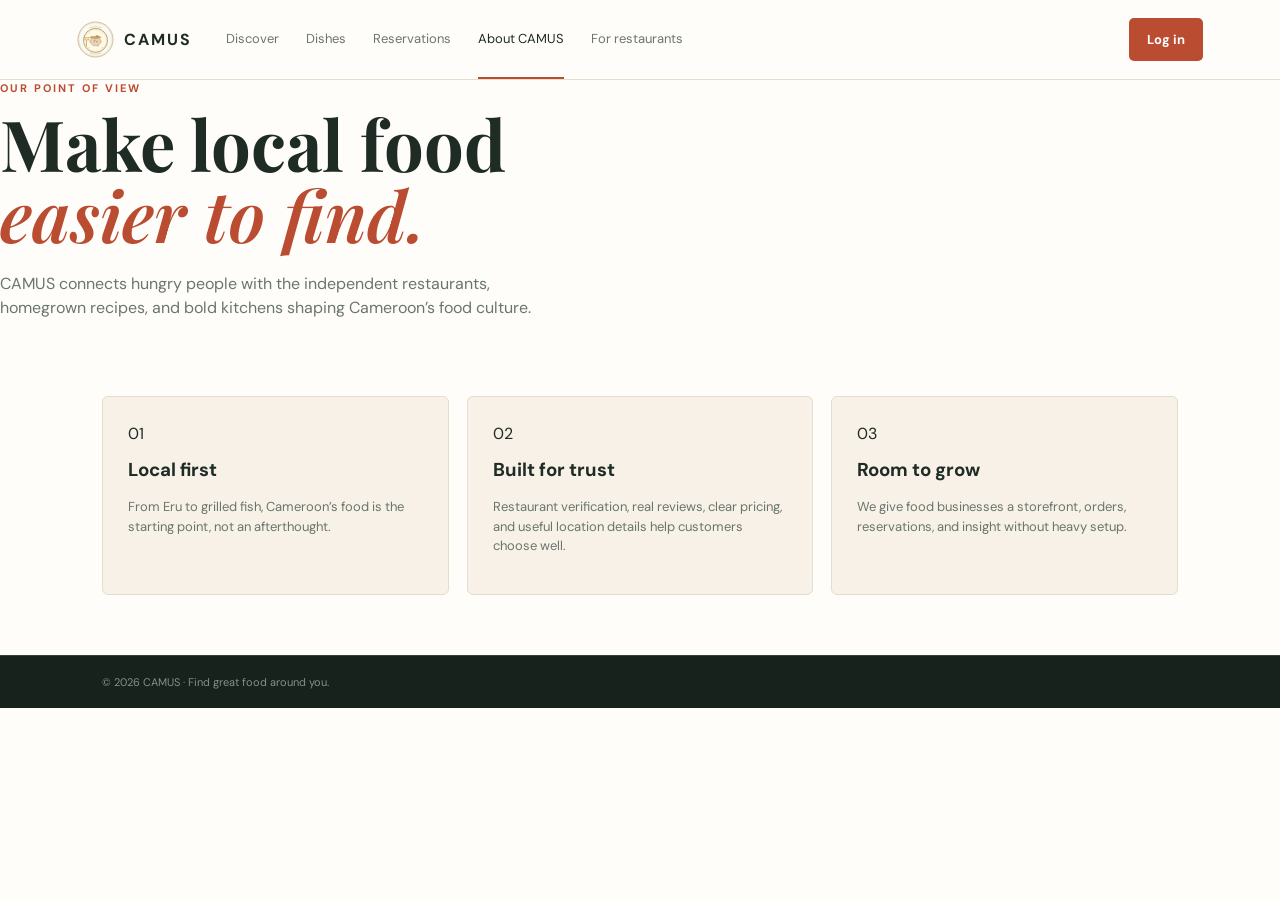
<file: about.html>
<!doctype html><html lang="en"><head><meta charset="UTF-8"><meta name="viewport" content="width=device-width,initial-scale=1"><title>About CAMUS</title><link rel="stylesheet" href="style.css"></head><body><main class="site-shell"><header class="site-header"><a class="brand" href="index.html"><img src="logo.svg" alt="CAMUS"><span>CAMUS</span></a><button class="mobile-menu" id="menuButton">☰</button><nav class="main-nav" id="mainNav"><a href="index.html">Discover</a><a href="menu.html">Dishes</a><a href="reservations.html">Reservations</a><a class="active" href="about.html">About CAMUS</a><a href="restaurant.html">For restaurants</a></nav><a class="login-button" href="login.html">Log in</a></header><section class="page-hero"><span class="eyebrow">Our point of view</span><h1>Make local food<br><em>easier to find.</em></h1><p>CAMUS connects hungry people with the independent restaurants, homegrown recipes, and bold kitchens shaping Cameroon’s food culture.</p></section><section class="page-content"><div class="feature-grid"><article class="feature-card"><span>01</span><h3>Local first</h3><p>From Eru to grilled fish, Cameroon’s food is the starting point, not an afterthought.</p></article><article class="feature-card"><span>02</span><h3>Built for trust</h3><p>Restaurant verification, real reviews, clear pricing, and useful location details help customers choose well.</p></article><article class="feature-card"><span>03</span><h3>Room to grow</h3><p>We give food businesses a storefront, orders, reservations, and insight without heavy setup.</p></article></div></section><footer class="footer-bottom">© 2026 CAMUS · Find great food around you.</footer></main></body></html>
</file>
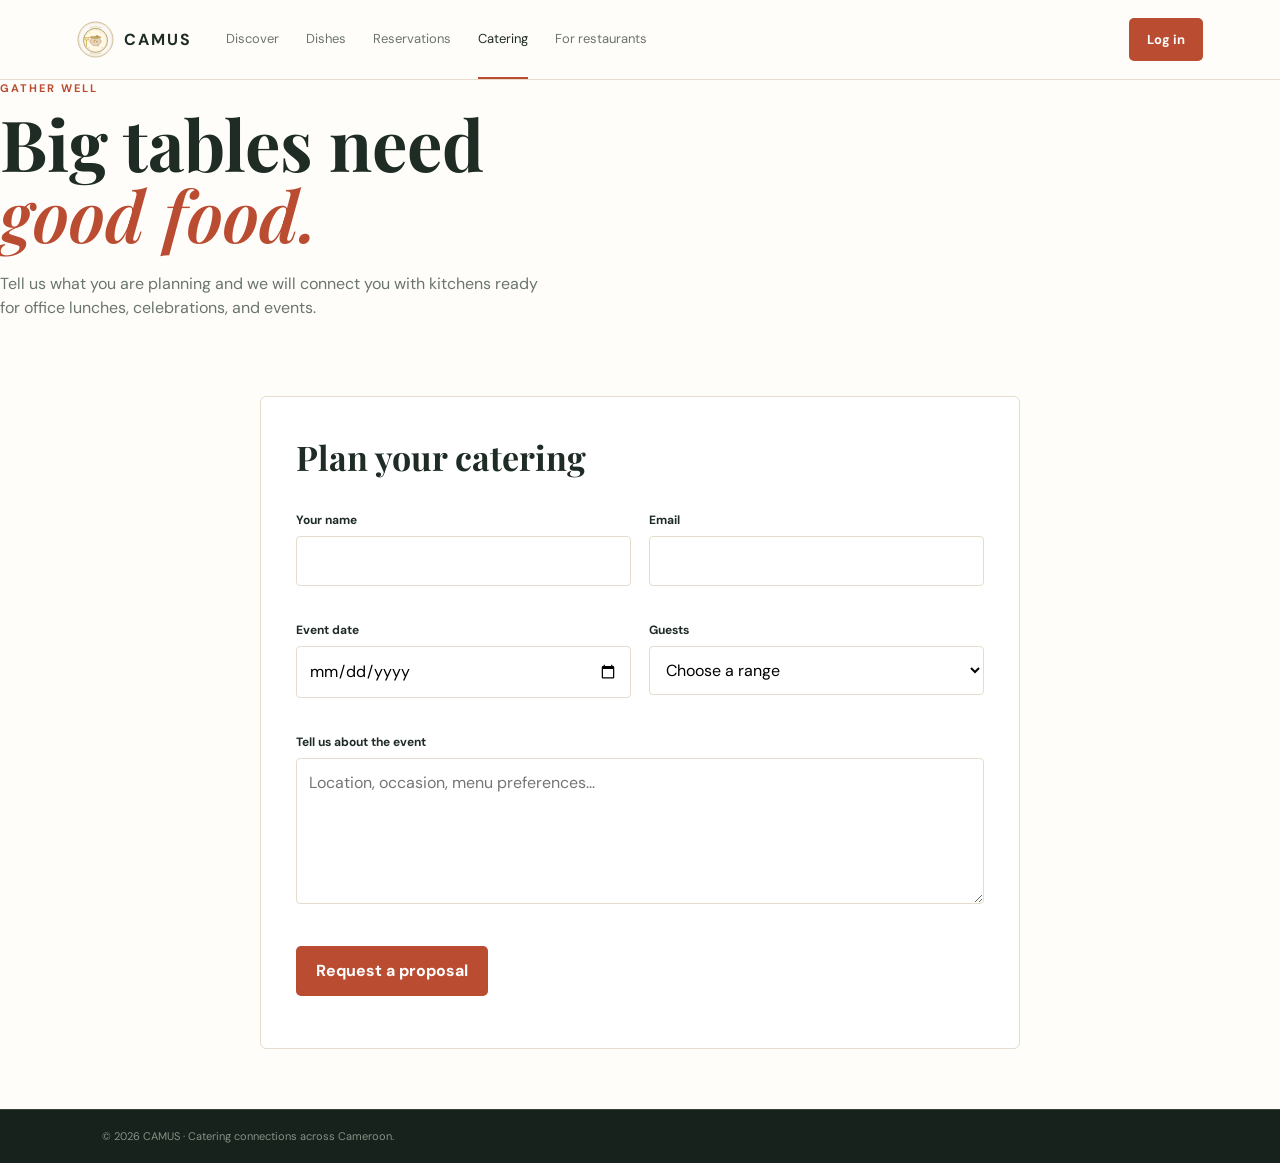
<file: catering.html>
<!doctype html><html lang="en"><head><meta charset="UTF-8"><meta name="viewport" content="width=device-width,initial-scale=1"><title>Catering | CAMUS</title><link rel="stylesheet" href="style.css"></head><body><main class="site-shell"><header class="site-header"><a class="brand" href="index.html"><img src="logo.svg" alt="CAMUS"><span>CAMUS</span></a><nav class="main-nav"><a href="index.html">Discover</a><a href="menu.html">Dishes</a><a href="reservations.html">Reservations</a><a class="active" href="catering.html">Catering</a><a href="restaurant.html">For restaurants</a></nav><a class="login-button" href="login.html">Log in</a></header><section class="page-hero"><span class="eyebrow">Gather well</span><h1>Big tables need<br><em>good food.</em></h1><p>Tell us what you are planning and we will connect you with kitchens ready for office lunches, celebrations, and events.</p></section><section class="page-content"><div class="form-shell"><h2>Plan your catering</h2><form id="cateringForm"><div class="form-grid"><div class="form-group"><label for="cateringName">Your name</label><input id="cateringName" required></div><div class="form-group"><label for="cateringEmail">Email</label><input id="cateringEmail" type="email" required></div><div class="form-group"><label for="cateringDate">Event date</label><input id="cateringDate" type="date" required></div><div class="form-group"><label for="cateringGuests">Guests</label><select id="cateringGuests" required><option value="">Choose a range</option><option>10-25</option><option>26-50</option><option>51-100</option><option>100+</option></select></div><div class="form-group full"><label for="cateringDetails">Tell us about the event</label><textarea id="cateringDetails" rows="5" placeholder="Location, occasion, menu preferences..."></textarea></div><div class="form-group full"><button class="submit-button" type="submit">Request a proposal</button></div></div></form></div></section><footer class="footer-bottom">© 2026 CAMUS · Catering connections across Cameroon.</footer></main><script src="js/app.js"></script></body></html>
</file>
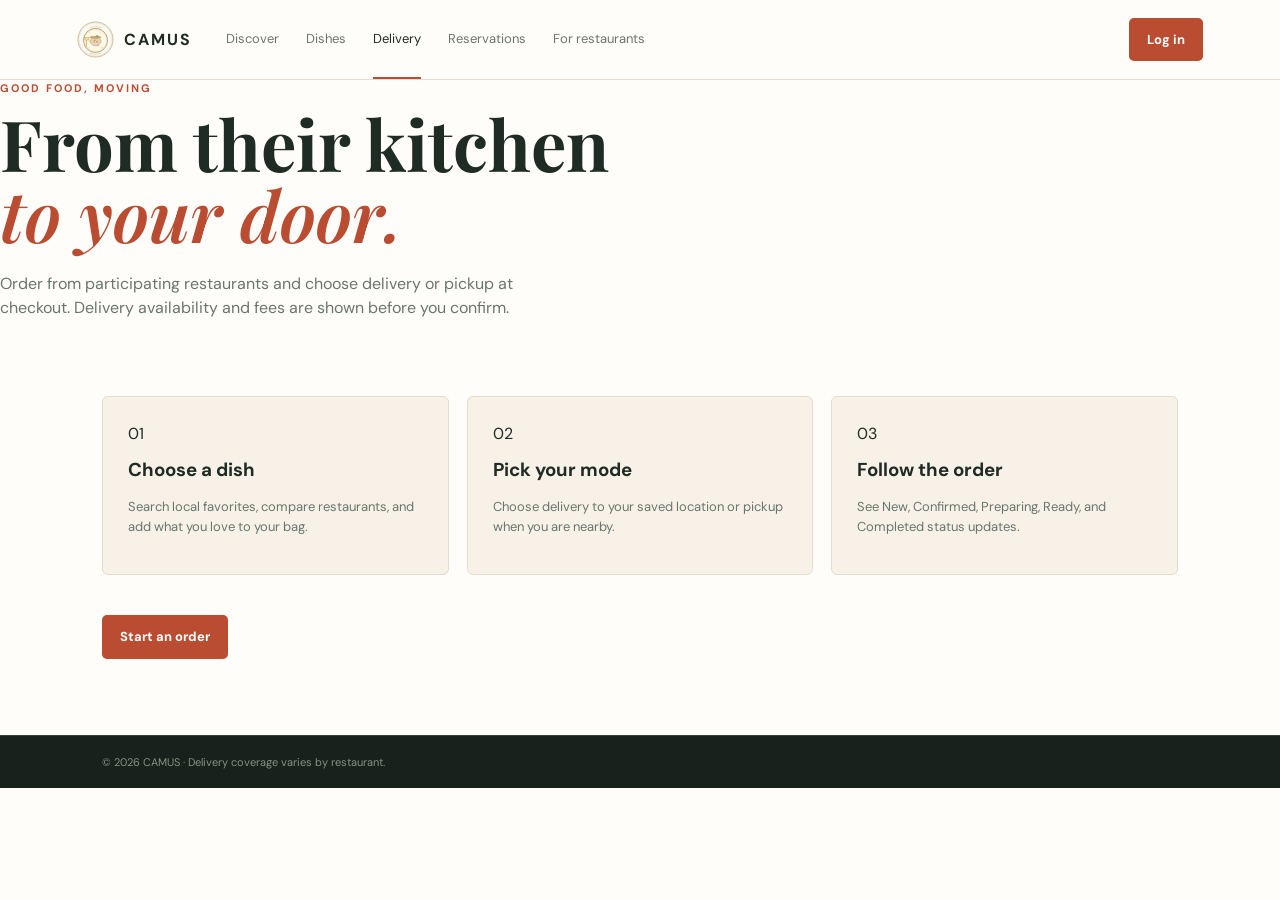
<file: deliveries.html>
<!doctype html><html lang="en"><head><meta charset="UTF-8"><meta name="viewport" content="width=device-width,initial-scale=1"><title>Delivery | CAMUS</title><link rel="stylesheet" href="style.css"></head><body><main class="site-shell"><header class="site-header"><a class="brand" href="index.html"><img src="logo.svg" alt="CAMUS"><span>CAMUS</span></a><nav class="main-nav"><a href="index.html">Discover</a><a href="menu.html">Dishes</a><a class="active" href="deliveries.html">Delivery</a><a href="reservations.html">Reservations</a><a href="restaurant.html">For restaurants</a></nav><a class="login-button" href="login.html">Log in</a></header><section class="page-hero"><span class="eyebrow">Good food, moving</span><h1>From their kitchen<br><em>to your door.</em></h1><p>Order from participating restaurants and choose delivery or pickup at checkout. Delivery availability and fees are shown before you confirm.</p></section><section class="page-content"><div class="feature-grid"><article class="feature-card"><span>01</span><h3>Choose a dish</h3><p>Search local favorites, compare restaurants, and add what you love to your bag.</p></article><article class="feature-card"><span>02</span><h3>Pick your mode</h3><p>Choose delivery to your saved location or pickup when you are nearby.</p></article><article class="feature-card"><span>03</span><h3>Follow the order</h3><p>See New, Confirmed, Preparing, Ready, and Completed status updates.</p></article></div><p style="margin-top:40px"><a class="primary-button" href="menu.html">Start an order</a></p></section><footer class="footer-bottom">© 2026 CAMUS · Delivery coverage varies by restaurant.</footer></main></body></html>
</file>
<file: style.css>
@import url('https://fonts.googleapis.com/css2?family=DM+Sans:wght@400;500;600;700&family=Playfair+Display:ital,wght@0,600;0,700;1,600;1,700&display=swap');
:root{--ink:#1f2c25;--muted:#69766d;--cream:#f7f1e7;--paper:#fffdf9;--red:#ba4c32;--yellow:#e3ba57;--line:#e5dccd;--green:#dce8d7}*{box-sizing:border-box}html{scroll-behavior:smooth}body{margin:0;color:var(--ink);font-family:'DM Sans',sans-serif;background:var(--cream);line-height:1.5}a{text-decoration:none;color:inherit}button,input,select,textarea{font:inherit}.site-shell{max-width:1440px;margin:auto;background:var(--paper);min-height:100vh}.site-header{height:80px;display:flex;align-items:center;gap:34px;padding:0 6%;background:rgba(255,253,249,.95);border-bottom:1px solid var(--line);position:sticky;top:0;z-index:10}.brand{display:flex;align-items:center;gap:10px;font-weight:700;letter-spacing:2px;color:var(--ink)}.brand img{width:37px;height:37px;object-fit:contain}.main-nav{display:flex;align-items:center;gap:27px;margin-right:auto}.main-nav a{color:#6c756d;font-size:13px;padding:29px 0;border-bottom:2px solid transparent}.main-nav a:hover,.main-nav a.active{color:var(--ink);border-color:var(--red)}.header-actions{display:flex;align-items:center;gap:13px}.icon-button,.mobile-menu{border:0;background:transparent;color:var(--ink);cursor:pointer;font-size:16px}.cart-count{display:inline-grid;place-items:center;min-width:16px;height:16px;padding:0 4px;margin-left:-5px;background:var(--red);border-radius:10px;color:white;font-size:10px;vertical-align:top}.login-button,.primary-button,.outline-button{display:inline-block;padding:12px 18px;border-radius:5px;border:0;cursor:pointer;font-weight:700;font-size:13px}.login-button,.primary-button{background:var(--red);color:#fff}.login-button:hover,.primary-button:hover{background:#913d2a}.outline-button{border:1px solid #f7ddd3;color:#fff;background:transparent}.outline-button:hover{background:#fff;color:var(--red)}.mobile-menu{display:none}.eyebrow{display:block;color:var(--red);font-size:11px;text-transform:uppercase;letter-spacing:2px;font-weight:700}.home-hero{display:grid;grid-template-columns:1fr 1fr;gap:6%;padding:84px 9%;background:var(--cream);overflow:hidden}.home-hero-copy{align-self:center}.home-hero h1,.section h2,.dish-banner h2,.city-section h2,.owner-banner h2,.page-hero h1{font-family:'Playfair Display',serif;font-size:clamp(42px,5.5vw,72px);line-height:1.02;margin:11px 0 21px}.home-hero h1 em,.section h2 em,.dish-banner h2 em,.city-section h2 em,.owner-banner h2 em,.page-hero h1 em{color:var(--red);font-weight:600}.home-hero-copy>p{max-width:510px;color:var(--muted);font-size:17px}.marketplace-search{display:flex;align-items:center;gap:12px;max-width:590px;padding:8px 8px 8px 17px;margin-top:28px;background:white;border:1px solid var(--line);border-radius:6px;box-shadow:0 12px 25px #56472a12}.marketplace-search i{color:var(--red)}.marketplace-search input{flex:1;min-width:0;border:0;outline:0;background:transparent}.marketplace-search .primary-button{width:auto;padding:12px 20px}.location-picker{display:flex;align-items:center;gap:9px;margin-top:15px;color:var(--muted);font-size:13px}.location-picker i{color:var(--red)}.location-picker button{border:0;background:transparent;color:var(--red);text-decoration:underline;cursor:pointer;font-size:12px}.proof-row{display:flex;align-items:center;gap:8px;margin-top:30px;color:var(--muted);font-size:11px}.proof-row b{color:var(--ink);font-size:19px;margin-left:11px}.proof-row b:first-child{margin-left:0}.home-hero-art{min-height:480px;position:relative}.hero-food{width:77%;height:480px;display:block;margin-left:auto;object-fit:cover;border-radius:46% 46% 8px 8px;transform:rotate(3deg);box-shadow:25px 26px 0 var(--yellow)}.hero-note{position:absolute;left:0;bottom:34px;padding:15px 19px;background:#fff;border-left:4px solid var(--red);box-shadow:0 10px 25px #56472a22;transform:rotate(-3deg)}.hero-note>*{display:block}.hero-note strong{color:var(--red);font-size:11px;text-transform:uppercase}.hero-note span{font-weight:600;font-size:14px;margin:4px 0}.hero-note b{font-size:12px}.hero-word{position:absolute;right:0;top:7%;font-family:'Playfair Display';font-style:italic;color:var(--red);font-size:20px;transform:rotate(12deg)}.section{padding:78px 8%}.section.light{background:#fffdf9}.section.discovery{background:var(--cream)}.section-head{display:flex;justify-content:space-between;align-items:flex-end;gap:25px;margin-bottom:31px}.section h2,.dish-banner h2,.city-section h2,.owner-banner h2{font-size:clamp(32px,4vw,50px);margin:5px 0 0}.arrow-link{color:var(--red);font-weight:700;font-size:13px}.category-grid{display:grid;grid-template-columns:repeat(5,1fr);gap:13px}.category-tile{min-height:155px;padding:20px;border-radius:6px;transition:transform .2s,box-shadow .2s}.category-tile:hover{transform:translateY(-5px);box-shadow:0 12px 25px #3a3e3015}.category-tile span{display:block;font-size:30px;margin-bottom:22px}.category-tile strong,.category-tile small{display:block}.category-tile strong{font-size:15px}.category-tile small{color:var(--muted);font-size:11px;margin-top:3px}.green{background:var(--green)}.yellow{background:#f3dfa5}.red{background:#efcabc}.blue{background:#d6e6e8}.orange{background:#f2d4b2}.filter-row{display:flex;flex-wrap:wrap;gap:8px}.filter-chip,.city-pill{padding:8px 13px;border:1px solid #d4ccbf;border-radius:20px;background:transparent;color:var(--muted);cursor:pointer;font-size:12px}.filter-chip.active,.filter-chip:hover{background:var(--ink);border-color:var(--ink);color:#fff}.restaurant-grid{display:grid;grid-template-columns:repeat(3,1fr);gap:18px}.restaurant-card{overflow:hidden;background:#fffdf9;border:1px solid var(--line);border-radius:6px}.restaurant-photo{height:220px;position:relative}.restaurant-photo img{width:100%;height:100%;object-fit:cover}.badge{position:absolute;top:14px;left:14px;padding:6px 9px;border-radius:3px;background:var(--ink);color:#fff;text-transform:uppercase;font-size:10px;font-weight:700;letter-spacing:1px}.badge.warm{background:var(--red)}.favorite-button{position:absolute;right:13px;top:12px;width:34px;height:34px;border:0;border-radius:50%;background:#fff;color:var(--red);font-size:21px;cursor:pointer}.favorite-button.is-saved{background:var(--red);color:#fff}.restaurant-body{padding:18px}.title-line,.card-foot{display:flex;justify-content:space-between;align-items:center;gap:10px}.title-line h3{font-size:19px;margin:0}.title-line strong{color:var(--red);font-size:13px}.restaurant-body p{color:var(--muted);font-size:13px;margin:5px 0 15px}.restaurant-body>small{color:var(--muted);font-size:11px}.restaurant-body small i{color:var(--red)}.card-foot{border-top:1px solid #eee6d9;margin-top:17px;padding-top:13px;font-size:12px}.card-foot a{color:var(--red);font-weight:700}.open{color:#397c49}.open i{display:inline-block;width:7px;height:7px;border-radius:50%;background:#4a9b58;margin-right:5px}.dish-banner{display:flex;justify-content:space-between;align-items:center;gap:40px;margin:0 8%;padding:45px 6%;background:var(--green);border-radius:6px}.dish-banner p,.owner-banner p{max-width:480px;color:var(--muted);margin-bottom:24px}.dish-images{display:flex;align-items:center;width:300px;height:225px;flex-shrink:0}.dish-images img{width:155px;height:190px;object-fit:cover;border:7px solid white;box-shadow:0 9px 20px #26352822}.dish-images img:first-child{transform:rotate(-7deg);z-index:1}.dish-images img:last-child{transform:rotate(8deg);margin-left:-26px}.city-section{display:flex;justify-content:space-between;align-items:center;gap:40px;padding:75px 8%;background:var(--ink);color:#fff}.city-section h2{color:#fff}.city-list{display:flex;flex-wrap:wrap;justify-content:flex-end;gap:10px;max-width:550px}.city-pill{text-align:left;color:#e2e8df;border-color:#556459}.city-pill small{display:block;color:#a6b3a6;font-size:10px}.city-pill.active,.city-pill:hover{background:var(--yellow);border-color:var(--yellow);color:var(--ink)}.owner-banner{display:flex;justify-content:space-between;align-items:center;gap:30px;padding:75px 8%;background:var(--red);color:#fff}.owner-banner h2{color:#fff}.owner-banner p{color:#f8ddd4}.site-footer{display:grid;grid-template-columns:2fr 1fr 1.3fr 1.1fr;gap:30px;padding:53px 8% 38px;background:#16221b;color:#dbe3d9}.site-footer .brand{color:#fff;margin-bottom:10px}.site-footer p{color:#a8b4a8;font-size:13px}.site-footer h3{margin:0 0 14px;color:#fff;font-size:13px}.site-footer>div>a:not(.brand){display:block;color:#a8b4a8;font-size:12px;margin:9px 0}.footer-bottom{padding:18px 8%;border-top:1px solid #334137;background:#16221b;color:#849286;font-size:11px}
+.page-hero{padding:70px 8%;background:var(--cream)}.page-hero h1{max-width:720px}.page-hero p{max-width:550px;color:var(--muted);font-size:16px}.page-content{padding:60px 8%;background:#fffdf9}.form-shell{max-width:760px;margin:auto;padding:35px;background:#fff;border:1px solid var(--line);border-radius:6px}.form-shell h2{font-family:'Playfair Display';font-size:34px;margin-top:0}.form-grid{display:grid;grid-template-columns:1fr 1fr;gap:18px}.form-group{margin-bottom:17px}.form-group.full{grid-column:1/-1}.form-group label{display:block;margin-bottom:7px;color:var(--ink);font-size:12px;font-weight:700}.form-group input,.form-group select,.form-group textarea{width:100%;padding:12px;border:1px solid var(--line);border-radius:4px;outline:0;background:#fff}.form-group input:focus,.form-group select:focus,.form-group textarea:focus{border-color:var(--red)}.submit-button{border:0;border-radius:5px;padding:13px 20px;background:var(--red);color:#fff;font-weight:700;cursor:pointer}.feature-grid{display:grid;grid-template-columns:repeat(3,1fr);gap:18px}.feature-card{padding:25px;background:var(--cream);border:1px solid var(--line);border-radius:6px}.feature-card h3{margin:10px 0 5px}.feature-card p{color:var(--muted);font-size:13px}.dashboard{background:#f1ede5;min-height:calc(100vh - 80px);padding:45px 8%}.dashboard-grid{display:grid;grid-template-columns:repeat(4,1fr);gap:15px}.metric{padding:20px;background:#fff;border:1px solid var(--line);border-radius:5px}.metric small{color:var(--muted)}.metric strong{display:block;font-size:29px;margin-top:7px}.dashboard-panel{margin-top:20px;padding:25px;background:#fff;border:1px solid var(--line);border-radius:5px}.dashboard-panel h2{font-family:'Playfair Display';margin-top:0}
+@media(max-width:900px){.site-header{gap:18px}.main-nav{gap:14px}.home-hero{grid-template-columns:1fr;padding-top:60px}.home-hero-art{min-height:390px}.hero-food{height:390px}.category-grid{grid-template-columns:repeat(3,1fr)}.restaurant-grid{grid-template-columns:1fr 1fr}.city-section,.owner-banner{align-items:flex-start;flex-direction:column}.city-list{justify-content:flex-start}.dish-banner{align-items:flex-start;flex-direction:column}.site-footer{grid-template-columns:1fr 1fr}.dashboard-grid{grid-template-columns:1fr 1fr}}
+@media(max-width:620px){.site-header{height:auto;min-height:72px;padding:12px 5%;flex-wrap:wrap}.main-nav{display:none;order:5;width:100%;flex-direction:column;align-items:stretch;gap:0}.main-nav.is-open{display:flex}.main-nav a{padding:12px 0}.mobile-menu{display:block;order:2}.header-actions{margin-left:auto}.home-hero,.section,.city-section,.owner-banner{padding-left:5%;padding-right:5%}.home-hero h1{font-size:47px}.hero-food{width:82%}.category-grid,.restaurant-grid,.feature-grid,.form-grid,.dashboard-grid{grid-template-columns:1fr}.category-tile{min-height:125px}.section-head{align-items:flex-start;flex-direction:column}.marketplace-search{flex-wrap:wrap}.marketplace-search .primary-button{width:100%}.dish-banner{margin:0 5%;padding:32px 7%}.dish-images{align-self:center;transform:scale(.85);margin:-13px 0}.site-footer{grid-template-columns:1fr 1fr;padding-left:5%;padding-right:5%}.page-hero,.page-content{padding-left:5%;padding-right:5%}.form-shell{padding:22px 17px}}
</file>
